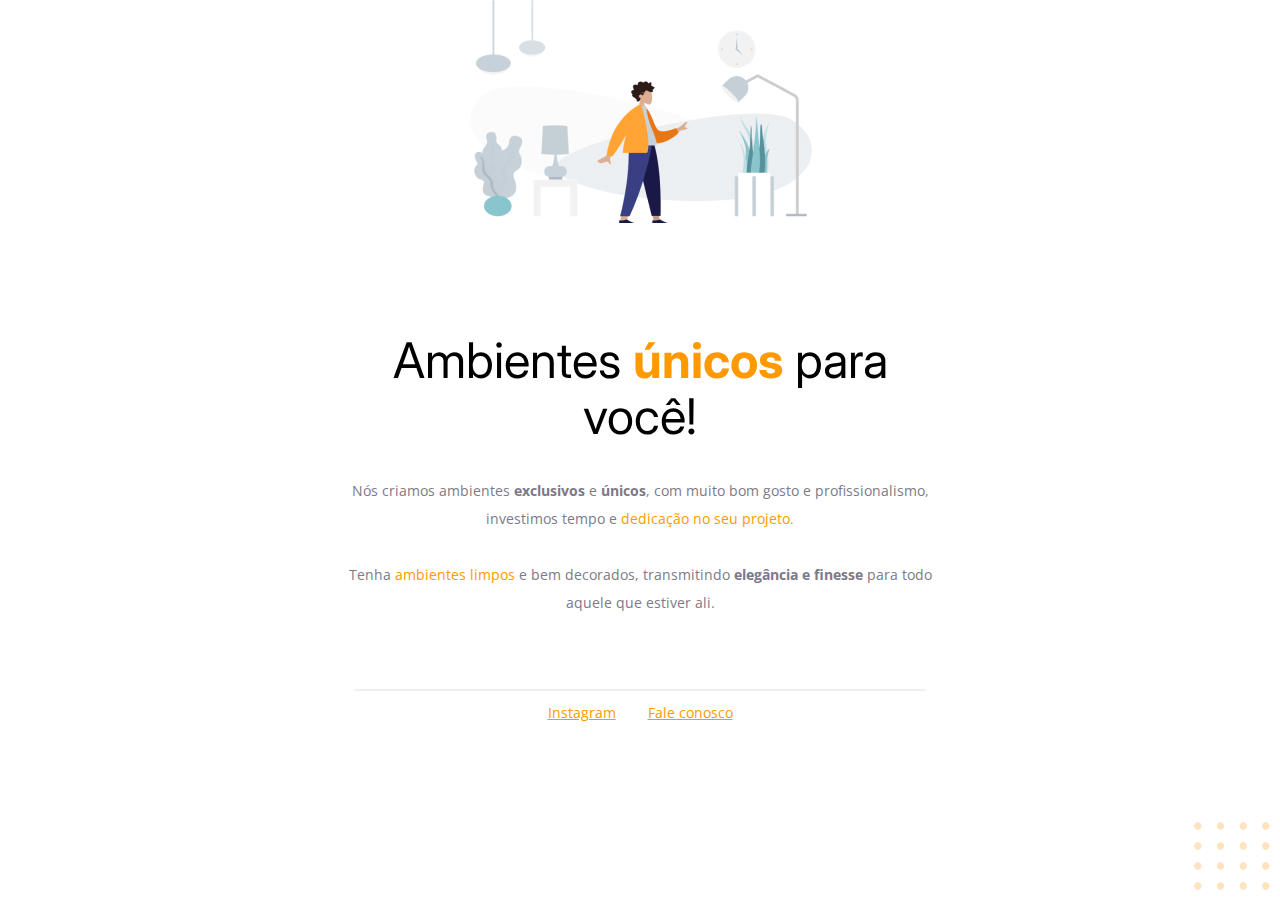
<file: stage-02/desafios/desafio-fase-01/index.html>
<!-- Instrução que define o tipo do documento. -->
<!DOCTYPE html>
<html lang="pt-br">
  <!-- Tag <head> contém as instruções para a página -->
  <head>
    <link rel="preconnect" href="https://fonts.googleapis.com" />
    <link rel="preconnect" href="https://fonts.gstatic.com" crossorigin />
    <meta charset="UTF-8" />
    <meta name="viewport" content="width=device-width, initial-scale=1.0" />
    <title>Móveis customizados</title>

    <link
      href="https://fonts.googleapis.com/css2?family=Inter:wght@400;700&family=Open+Sans:wght@400;700&display=swap"
      rel="stylesheet"
    />

    <link rel="stylesheet" href="style.css" />
  </head>

  <!-- Tag <body> é o corpo do documento, onde tem as informações que serão mostradas. -->
  <body>
    <div id="hero">
      <img
        src="images/img1.jpg"
        alt="Desenho de uma pessoa vestindo uma camisa amarela em uma sala com Móveis"
      />
      <h1>Ambientes <span>únicos</span> para você!</h1>
      <p>
        Nós criamos ambientes <strong>exclusivos</strong> e <strong>únicos</strong>, com muito
        bom gosto e profissionalismo, investimos tempo e
        <span>dedicação no seu projeto.</span>
        
        <br />
        <br />
        Tenha <span>ambientes limpos</span> e bem decorados, transmitindo
        <strong>elegância e finesse</strong>
        para todo aquele que estiver ali.
      </p>
    </div>
    
    <div id="footer">
      <div class="line"></div>
      <a target="_blank" href="https://instagram.com/moveisparavoce"
        >Instagram</a
      >
      <a href="mailto:contato@moveisparavoce.com">Fale conosco</a>
    </div>

    <img
      id="balls"
      src="images/balls.svg"
      alt="Bolinhas alaranjadas no canto inferior direito da tela"
    />
  </body>
</html>
</file>
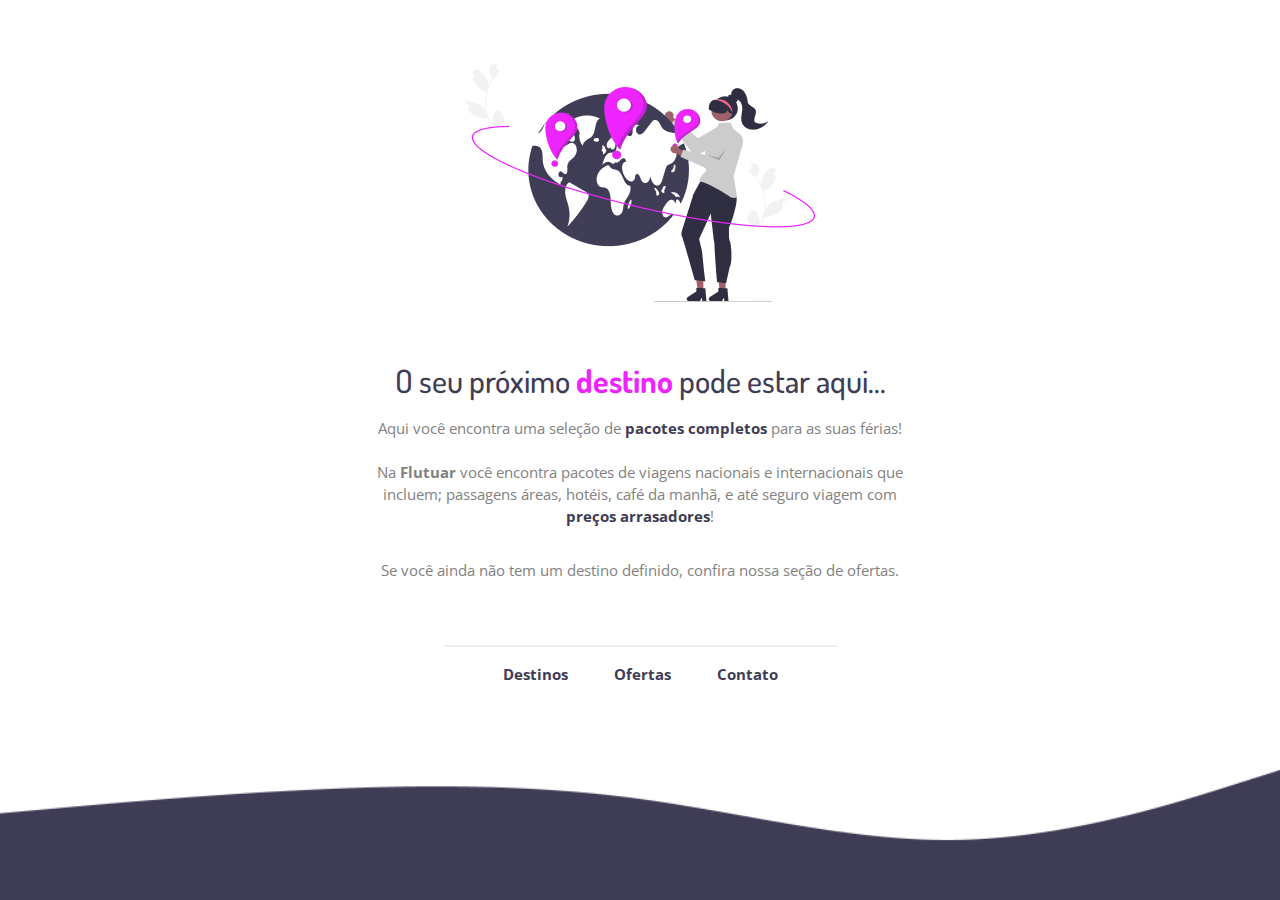
<file: stage-02/desafios/desafio-fase-02/index.html>
<!DOCTYPE html>
<html lang="pt-BR">
<head>
  <meta charset="UTF-8">
  <meta name="viewport" content="width=device-width, initial-scale=1.0">

  <link rel="preconnect" href="https://fonts.googleapis.com">
  <link rel="preconnect" href="https://fonts.gstatic.com" crossorigin>

  <link href="https://fonts.googleapis.com/css2?family=Dosis:wght@200..800&family=Open+Sans:ital,wght@0,300..800;1,300..800&display=swap" rel="stylesheet">
  <link rel="stylesheet" href="./style.css">

  <link rel="icon" href="./images/Favicon.svg" type="image/x-icon">

  <title>Flutuar</title>
</head>
<body>
  <div id="main">
    <img src="./images/img1.jpg" id="image1" alt="Desenho de uma jovem exibindo os locais no mundo que já viajou" />

    <h1>O seu próximo <span>destino</span> pode estar aqui...</h1>

    <p>
      Aqui você encontra uma seleção de <span>pacotes completos</span> para as suas férias!

      <br>
      <br>

      Na <strong>Flutuar</strong> você encontra pacotes de viagens nacionais e internacionais que incluem; 
      passagens áreas, hotéis, café da manhã, e até seguro viagem com <span>preços arrasadores</span>!
    </p>

    <p>Se você ainda não tem um destino definido, confira nossa seção de ofertas.</p>
  </div>

  <div id="footer">
    <div class="line"></div>

    <a href="#">Destinos</a>
    <a href="#">Ofertas</a>
    <a href="#">Contato</a>

    <img src="./images/Wave.png" id="wave" alt="Desenho de uma onda na cor roxa">
  </div>

</body>
</html>
</file>
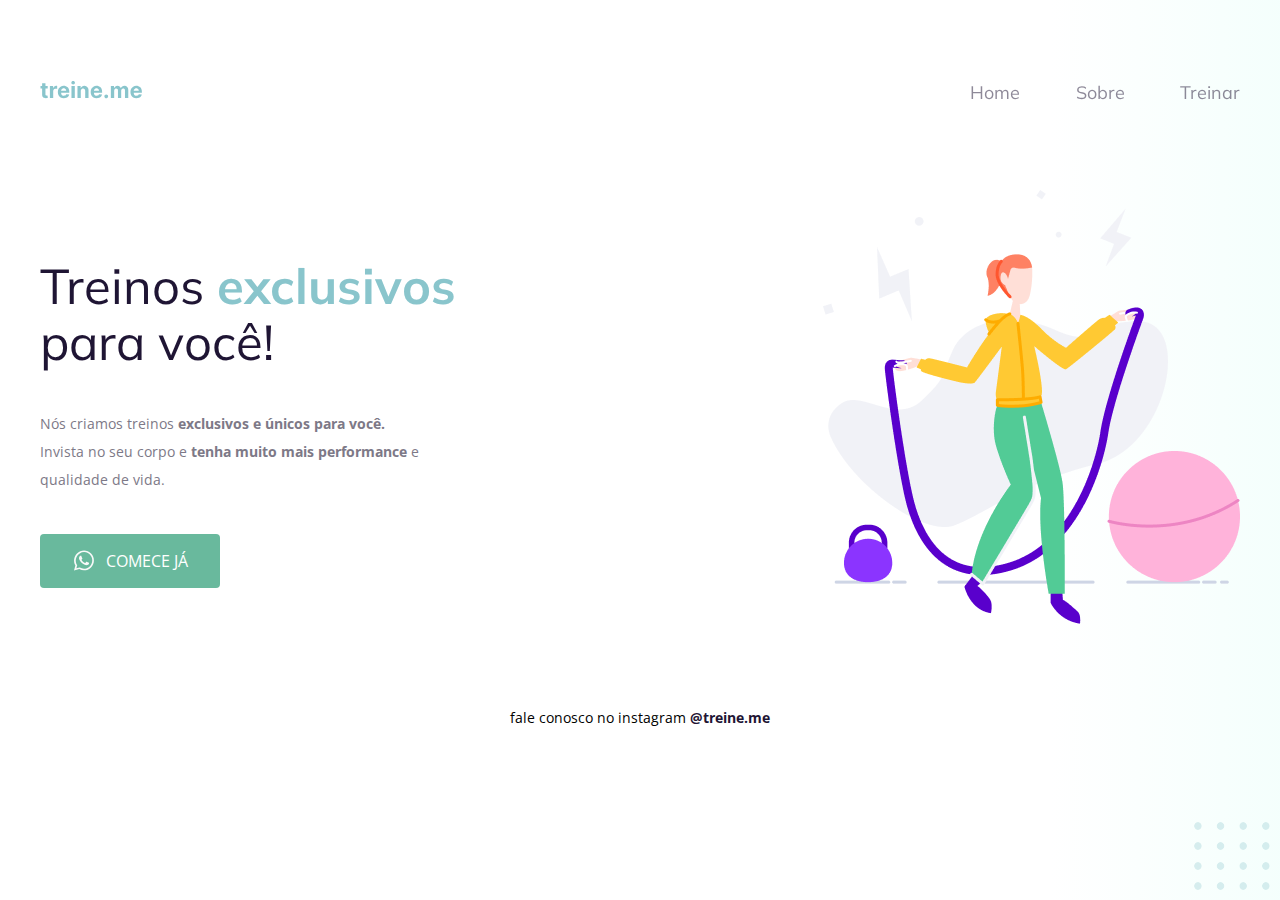
<file: stage-02/desafios/desafio-fase-03/index.html>
<!DOCTYPE html>
<html lang="pt-br">
  <head>
    <link rel="preconnect" href="https://fonts.googleapis.com">
    <link rel="preconnect" href="https://fonts.gstatic.com" crossorigin>

    <meta charset="UTF-8" />
    <meta name="viewport" content="width=device-width, initial-scale=1.0" />
    <meta name="description" content="Put your description here.">
    <title>Treine me</title>

    <link href="https://fonts.googleapis.com/css2?family=Mulish:wght@400;700&family=Open+Sans:wght@400;700&display=swap" rel="stylesheet">

    <link rel="stylesheet" href="style.css">

  </head>
  <body>
    <div class="page">
      <nav>
          <a id="logo" href="#">
            <img src="images/logo.svg" alt="Treine.me" />
          </a>
          <ul>
            <li><a href="#">Home</a></li>
            <li><a href="#">Sobre</a></li>
            <li><a href="#">Treinar</a></li>
          </ul>
      </nav>
      
      <main>
          <section>
            <h1>Treinos <span>exclusivos</span> para você!</h1>
            
            <p>
              Nós criamos treinos <strong>exclusivos e únicos para você.</strong></br>
              Invista no seu corpo e <strong>tenha muito mais performance</strong> e qualidade de vida.
            </p>

            <button>
              <img src="images/whats.svg" alt="Ícone do whatsapp">
              Comece já
            </button>
          </section>
          <img src="images/img.png" alt="Desenho de uma mulher pulando corta numa academia.">
      </main>

      <footer>
          fale conosco no instagram <a href="https://instagram.com/treineme" target="_blank">@treine.me</a>
      </footer>
    </div>

    <img id="balls" src="images/balls.svg" alt="Bolinhas decorativas verdes no canto inferior direito da página.">

  </body>
</html>
</file>
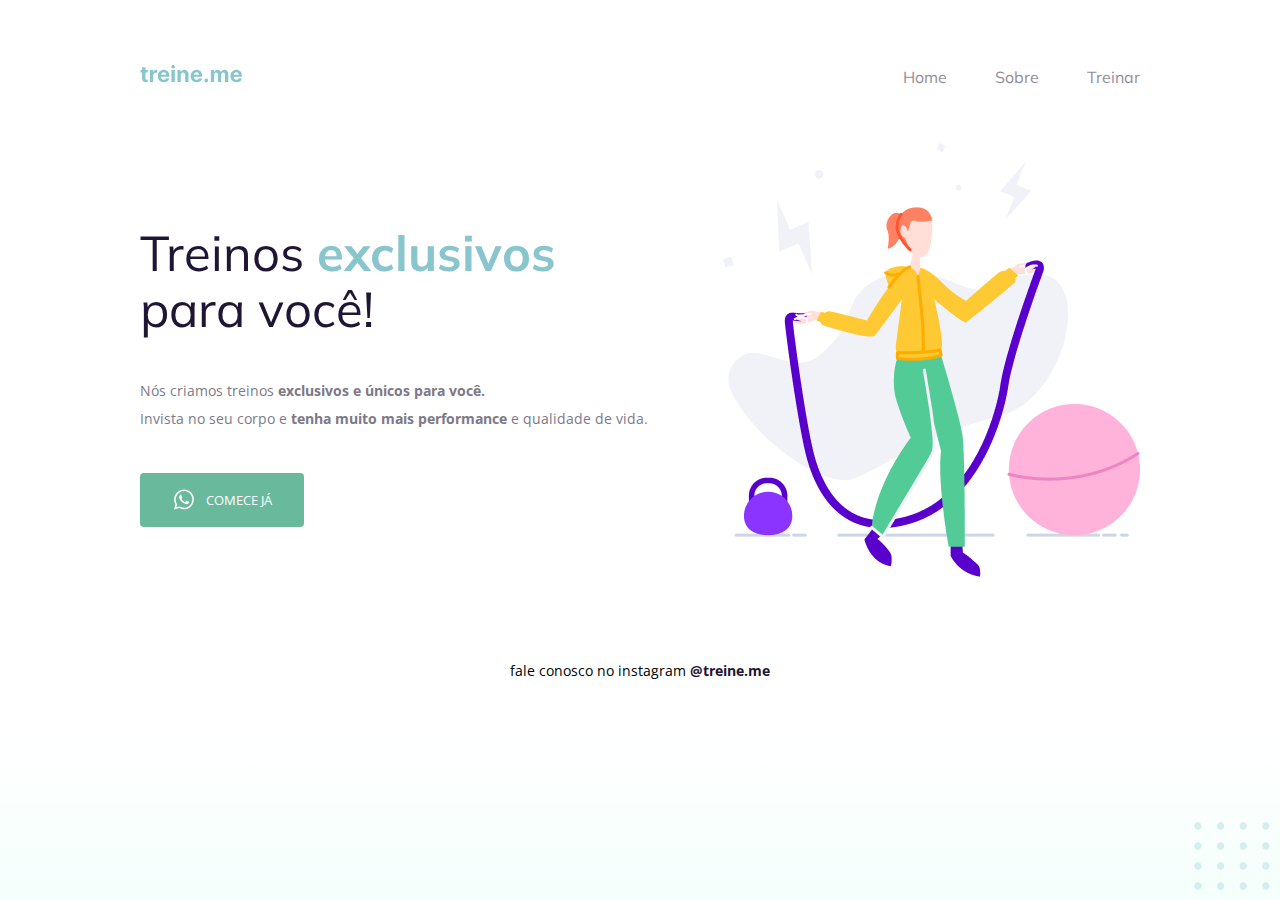
<file: stage-02/desafios/desafio-fase-04/index.html>
<!DOCTYPE html>
<html lang="pt-br">
  <head>
    <link rel="preconnect" href="https://fonts.googleapis.com">
    <link rel="preconnect" href="https://fonts.gstatic.com" crossorigin>

    <meta charset="UTF-8" />
    <meta name="viewport" content="width=device-width, initial-scale=1.0" />
    <title>Treine me</title>

    <link href="https://fonts.googleapis.com/css2?family=Mulish:wght@400;700&family=Open+Sans:wght@400;700&display=swap" rel="stylesheet">

    <link rel="stylesheet" href="style.css">

  </head>
  <body>
    <div class="page">
        <nav>
          <a id="logo" href="#">
            <img src="images/logo.svg" alt="Treine.me" />
          </a>
          <ul>
            <li><a href="#">Home</a></li>
            <li><a href="#">Sobre</a></li>
            <li><a href="#">Treinar</a></li>
          </ul>
        </nav>
    
      <main>
        <section>
          <h1>Treinos <span>exclusivos</span> para você!</h1>

          <p>
            Nós criamos treinos <strong>exclusivos e únicos para você.</strong></br>
            Invista no seu corpo e <strong>tenha muito mais performance</strong> e qualidade de vida.
          </p>

          <button>
              <img src="images/whats.svg" alt="Ícone do whatsapp">
              Comece já
          </button>
        </section>

        <img src="images/img.png" alt="Desenho de uma mulher pulando corta numa academia.">
      </main>
      <footer>
          fale conosco no instagram <a href="https://instagram.com/treineme" target="_blank">@treine.me</a>
      </footer>
    </div>

    <img id="balls" src="images/balls.svg" alt="Bolinhas decorativas verdes no canto inferior direito da página.">

  </body>
</html>
</file>
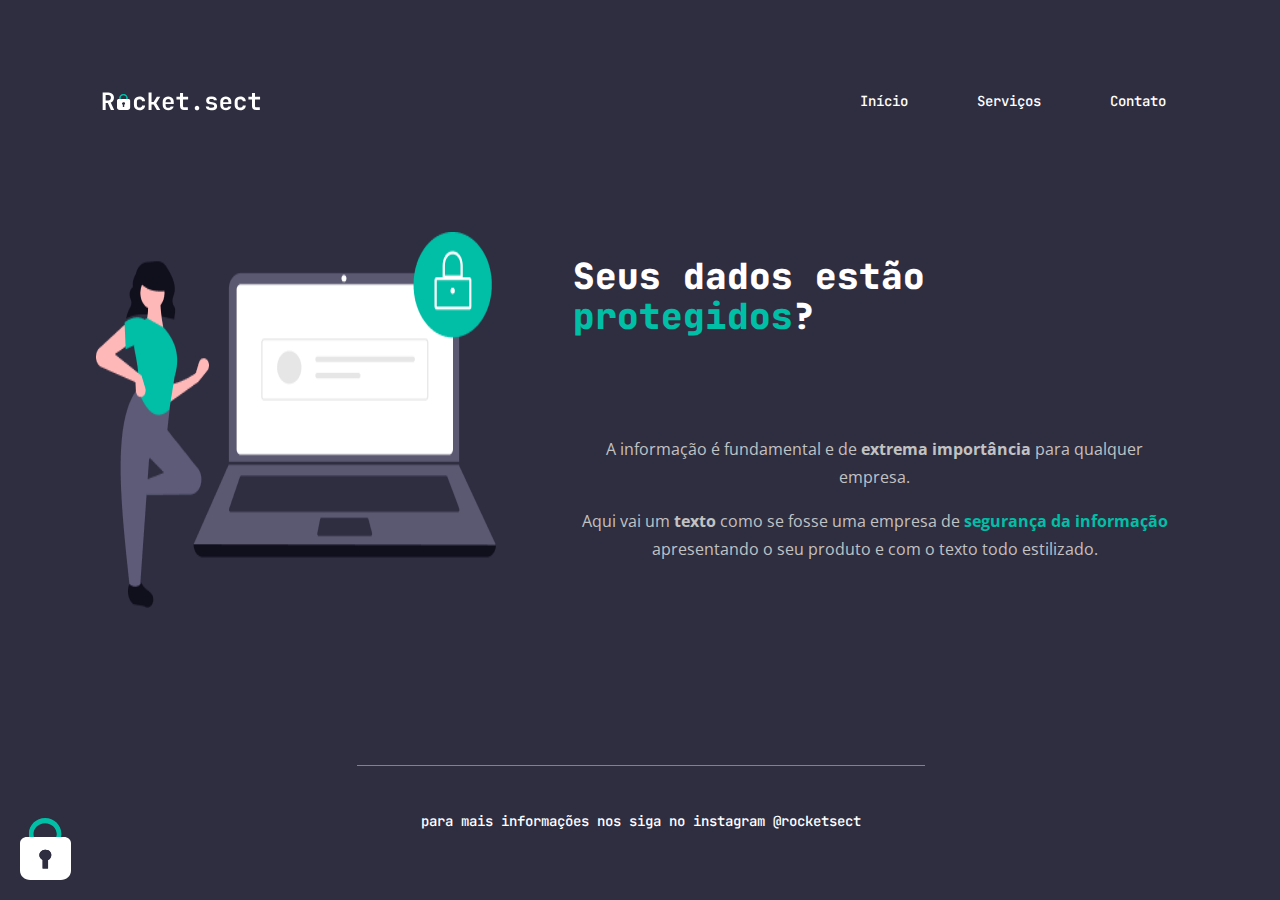
<file: stage-02/desafios/desafio-fase-05/index.html>
<!DOCTYPE html>
<html lang="en">
<head>

  <meta charset="UTF-8">
  <meta name="viewport" content="width=device-width, initial-scale=1.0">

  <link rel="preconnect" href="https://fonts.googleapis.com">
  <link rel="preconnect" href="https://fonts.gstatic.com" crossorigin>

  <link href="https://fonts.googleapis.com/css2?family=JetBrains+Mono:ital,wght@0,100..800;1,100..800&family=Open+Sans:ital,wght@0,300..800;1,300..800&display=swap" rel="stylesheet">

  <link rel="stylesheet" href="style.css">

  <title>Rocket.sect</title>

</head>
<body>
  <div class="container">

    <nav>
      <a href="#">
        <img src="./images/logo.svg" alt="Logo da Rocket.sect">
      </a>
      <ul>
        <li><a href="#">Início</a></li>
        <li><a href="#">Serviços</a></li>
        <li><a href="#">Contato</a></li>
      </ul>
    </nav>

    <main>

      <section>
        <img src="./images/img1.png" alt="Desenho da ilustração de uma mulher, um notebook e um cadeado verde">
        <div class="hero_content">
          <h1>Seus dados estão <span>protegidos</span>?</h1>
          <div class="subtitle">
            <p>
              A informação é fundamental e de <strong>extrema importância</strong> para qualquer empresa.
            </p>
            <p>
              Aqui vai um <strong>texto</strong> como se fosse uma empresa de <span>segurança da informação</span> apresentando o seu produto e com o texto todo estilizado.
            </p>
          </div>
          
        </div>
        
      </section>
    </main>

    <footer>
      <div class="line"></div>
      <p>para mais informações nos siga no instagram @rocketsect</p>
    </footer>
  </div>
  <img src="./images/padlock.svg" alt="Desenho de um cadeado" class="cadeado">
</body>
</html>
</file>
<file: stage-02/desafios/desafio-fase-01/style.css>
body {
  font-family: "Open Sans", sans-serif;
  text-align: center;
  margin: 0;
}

#hero {
    width: 592px;
    margin: 0 auto 72px;
}

#hero img {
    margin-bottom: 72px;
}

h1 {
  font-family: "Inter", sans-serif;
  font-size: 49px;
  line-height: 56px;
  font-weight: 400;
  margin-bottom: 32px;
}

h1 span {
  font-weight: bold;
}

span, a {
  color: #ff9900;
}

p, #footer {
  color: #7d7987;
  font-size: 14px;
  line-height: 28px;
}

#footer a + a {
    margin-left: 28px;
}

.line {
    width: 568px;
    height: 0;

    margin: 0 auto 8px;

    border: 1px solid #ECEFF2;
}

#balls {
    position: fixed;
    bottom: 0;
    right: 0;
}

a{
  font-size: 14px;
  line-height: 28px;
  font-weight: 400;
}
</file>
<file: stage-02/desafios/desafio-fase-02/style.css>
:root{
  --purple:#3F3D56;
  --pink: #EE24FF;
  --gray: #828282;
  --light-white: #ECEFF2;
}

body{
  margin:0;
  text-align: center;
  font-family: "Open Sans", sans-serif;
  box-sizing: border-box;
}

#main{
  width: 626px;
  margin: 64px auto;
}

#main #image1{
  margin-bottom: 2rem;
}

#main h1{
  font-size:2rem;
  font-family: "Dosis", sans-serif;
  color: var(--purple);
  font-weight: 500;
  margin-bottom: 1rem ;
}

#main h1 span{
  color: var(--pink);
  font-weight: 700;
}

p{
  font-size: 0.938rem;
  line-height: 22px;
  color: var(--gray);
  font-weight: 400;
}

p:nth-child(3){
  width: 540px;
  margin: 0 auto 32px;
}

p:nth-child(4){
 margin-bottom: 64px;
}

p span{
  font-weight: 700;
  color: var(--purple);
}

#footer{
  width: 1024px;
  margin: 64px auto;
}

.line{
  border: 1px solid var(--light-white);
  width: 391px;
  margin: 0 auto 1rem;
}

#footer a{
  line-height: 148%;
  font-size: 0.938rem;
  color: var(--purple);
  text-decoration: none;
  font-weight: 700;
  margin-bottom: 42px;
}

#footer a:hover{
  color: var(--pink);
}

#footer a:nth-child(3){
  margin: 0 42px 0 42px;
}

#wave{
  width: 100%;
  position: fixed;
  left: 0;
  bottom: 0;
}
</file>
<file: stage-02/desafios/desafio-fase-03/style.css>
body {
    margin: 0;
    font-family: "Open Sans", sans-serif;
    background: linear-gradient(90deg, rgb(227, 255, 248, 0) 82.08%, rgb(227, 255, 248, 0.38) 100%);
    min-height: 100vh;
  }
  
  .page {
    width: 1200px;
    margin: 0 auto;
    padding-top: 65px;
  }
  
  nav {
    display: flex;
    justify-content: space-between;
    align-items: center;
    margin-bottom: 15px;
    width: 100%;
  }
  
  ul {
    display: flex;
    list-style: none;
    justify-content: space-between;
    width: 270px;
  }
  
  a {
    color: #1f1534;
    text-decoration: none;
  }
  
  ul li a {
      opacity: 0.5;
      font-size: 18px;
  }
  
  ul li a:hover {
    font-weight: bold;
    opacity: 1;
  }
  
  h1,
  ul {
    font-family: "Mulish", sans-serif;
  }
  
  h1 {
    font-size: 49px;
    line-height: 56px;
    color: #1f1534;
    font-weight: normal;
    width: 490px;
  }
  
  h1 span {
    color: #89c5cc;
    font-weight: bold;
  }

  main{
    display: flex;
    align-items: center;
    justify-content: space-between;
    width: 100%;
    padding-top: 55px;
  }
  
  section p {
    font-size: 14px;
    line-height: 28px;
    color: #7d7987;
    margin: 40px 0;
    width: 430px;
  }
  
  button {
    color: white;
    font-family: "Open Sans", sans-serif;
    background: #69B99D;
    border: 0;
    padding: 14px 32px 15px;
    display: flex;
    justify-content: center;
    align-items: center;
    gap: 10px;
    border-radius: 4px;
    cursor: pointer;
    text-align: center;
    text-transform: uppercase;
    font-size: 16px;
  }
  
  button:hover {
      background: #4EA788;
  }
  
  footer {
    font-size: 14px;
    line-height: 28px;
    text-align: center;
    margin-top: 80px;
  }
  
  footer a {
    font-weight: bold;
  }
  
  #balls {
      position:absolute;
      bottom: 0;
      right: 0;
  }
</file>
<file: stage-02/desafios/desafio-fase-04/style.css>
body {
  margin: 0;
  font-family: "Open Sans", sans-serif;
  background: linear-gradient(180deg, rgb(227, 255, 248, 0) 82.08%, rgb(227, 255, 248, 0.38) 100%);
  min-height: 100vh;
}

.page {
  width: 1000px;
  margin: 0 auto;
  padding-top: 65px;
}

nav {
  display: flex;
  justify-content: space-between;
  align-items: center;
  margin-bottom: 55px;
}

ul{
  display: flex;
  gap: 48px;
  list-style: none;
  margin: 0;
  padding: 0;
}

a {
  color: #1f1534;
  text-decoration: none;
}

ul li  a {
    opacity: 0.5;
}

ul li a:hover {
  font-weight: bold;
  opacity: 1;
}

li,
h1{
  font-family: "Mulish", sans-serif;
}

main {
  display: flex;
  align-items: center;
  justify-content: space-between;
}

h1 {
  font-size: 49px;
  line-height: 56px;
  color: #1f1534;
  font-weight: normal;
  width: 490px;
}

h1 span {
  color: #89c5cc;
  font-weight: bold;
}

p {
  font-size: 14px;
  line-height: 28px;
  color: #7d7987;
  margin: 40px 0;
}

button {
  color: white;
  text-transform: uppercase;
  font-family: "Open Sans", sans-serif;
  background: #69B99D;
  border: 0;
  padding: 14px 32px 15px;
  display: flex;
  align-items: center;
  justify-content: center;
  gap: 10px;
  border-radius: 4px;
  cursor: pointer;
}


button:hover {
  background: #4EA788;
}

footer {
  font-size: 14px;
  line-height: 28px;
  text-align: center;
  margin-top: 80px;
}

footer a {
  font-weight: bold;
}

#balls {
    position: fixed;
    bottom: 0;
    right: 0;
}
</file>
<file: stage-02/desafios/desafio-fase-05/style.css>
:root{
  --gray: #C2C2C2;
  --purple-dark: #2F2E41;
  --green : #00BFA6;
  --white: #FFFFFF;
  --jetBrains: "JetBrains Mono", monospace;
  --openSans: "Open Sans", sans-serif;
}

body{
  margin: 0;
  background: var(--purple-dark);
  font-family: var(--jetBrains);
  min-width: 100vh;
}

.container{
  display: flex;
  justify-content: center;
  flex-direction: column;
  align-items: center;
  padding: 71px 98px 23px 99px;
}

nav{
  display: flex;
  justify-content: space-between;
  align-items: center;
  width: 1083px;
}

ul{
  list-style: none;
  display: flex;
  justify-content: space-between;
  width: 306px;
  padding: 0 16px;
}

li{
  padding: 0;
}

li a{
  text-decoration: none;
  color:var(--white);
  line-height: 28px;
  font-size: 14px;
  font-weight: 500;
  text-align: center;
}

li a:hover{
  color:var(--green);
}

main{
  width: 1092px;
  padding: 101px 0 157px 0;
  display: flex
}

section{
  display: flex;
  width: 100%;
  justify-content: space-between;
  gap:77px;
}

section h1{
  font-weight: 800;
  line-height: 40px;
  font-size: 36px;
  color: var(--white);
}

section h1 span{
  color: var(--green);
}

section p{
  color: var(--gray);
  width: 604px;
  font-weight: 400;
  line-height: 28px;
  font-size: 16px;
  text-align: center;
  font-family: var(--openSans);
}

section p span{
  color: var(--green);
  font-weight: 700;
}

.hero_content{
  display: flex;
  flex-direction: column;
}

.subtitle{
  padding: 59px 0 29px 0;
}

footer{
  width: 568px;
  display: flex;
  flex-direction: column;
  justify-content: center;
  align-items: center;
  gap: 27px;
}

footer p{
  line-height: 28px;
  color: var(--white);
  font-size: 14px;
  font-weight: 500;
}

.line{
  background: var(--green);
  height: 1px;
  width: 100%;
}

.cadeado{
  position: absolute;
  bottom: 20px;
  left:20px;
}
</file>
